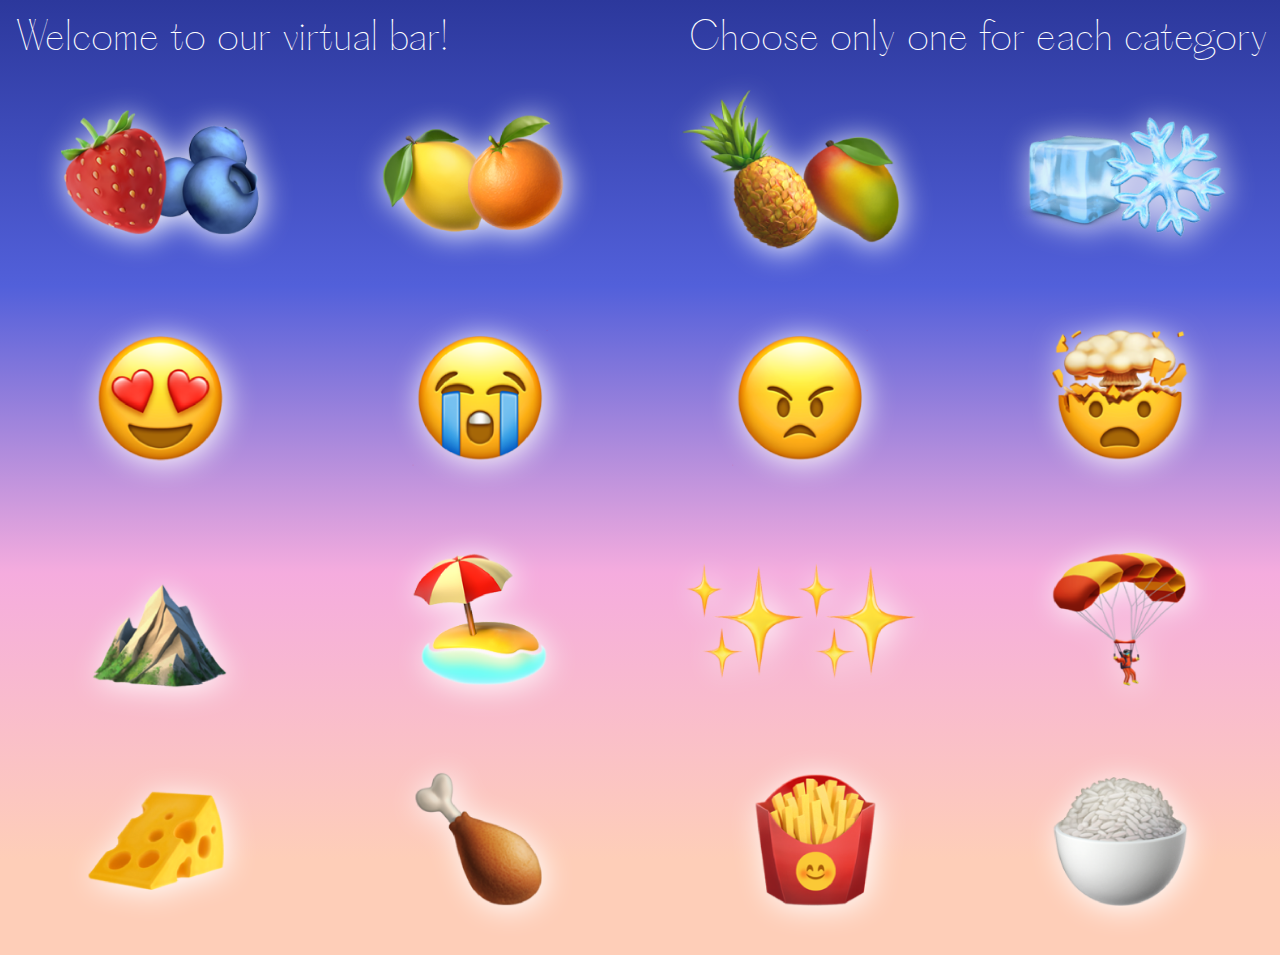
<file: index.html>
<!DOCTYPE html>
<html lang="en" dir="ltr">
  <head>
    <link rel="shortcut icon" type="image/x-icon" href="favicon_.ico" />
    <meta charset="utf-8" />
    <meta name="viewport" content="width=device-width, initial-scale=1.0" />
    <title>Virtual Bar</title>
    <link rel="stylesheet" href="index.css">
    <script
      src="https://code.jquery.com/jquery-3.5.1.min.js"
      integrity="sha256-9/aliU8dGd2tb6OSsuzixeV4y/faTqgFtohetphbbj0="
      crossorigin="anonymous"
    ></script>
    <!-- Global site tag (gtag.js) - Google Analytics -->
    <script async src="https://www.googletagmanager.com/gtag/js?id=G-YLD9RSC1Q4"></script>
    <script>
     window.dataLayer = window.dataLayer || [];
     function gtag(){dataLayer.push(arguments);}
     gtag('js', new Date());
     gtag('config', 'G-YLD9RSC1Q4');
    </script>

  </head>

  <body>
    <div id="title">
      <h1>Welcome to our virtual bar!</h1>
      <h2>Choose only one for each category</h2>
    </div>
    <br>
    <div id="imageAlt"></div>
    <br>
    <div class="grid-container" style="width: 100%; height: 100%;">

      <input type="checkbox" className="check" name="group1" id="checkbox1"
      data-audio="sound/02.mp3" onchange="audioFunction(this)"/>
      <label for="checkbox1">
      <image id="grid-item1" class="grid-img1" src="emoji/ingredients1.png"
      alt="1. Chop 3 strawberries into small pieces! 🍓"
      onclick="myFunction(this)"/></label><audio id="audio"></audio>

      <input type="checkbox" className="check" name="group1" id="checkbox2"
      data-audio="sound/01.mpeg" onchange="audioFunction(this)"/>
      <label for="checkbox2">
      <image id="grid-item2" class="grid-img1" src="emoji/ingredients2.png"
      alt="1. Cut halb of a lemon into thin slices and make lemon juice! 🍋"
      onclick="myFunction(this)"/></label><audio id="audio"></audio>

      <input type="checkbox" className="check" name="group1" id="checkbox3"
      data-audio="sound/03.mpeg" onchange="audioFunction(this)"/>
      <label for="checkbox3">
      <image id="grid-item3" class="grid-img1" src="emoji/ingredients3.png"
      alt="1. Blend frozen pineapple or mango like smoothie! 🍍🥭"
      onclick="myFunction(this)"/></label><audio id="audio"></audio>

      <input type="checkbox" className="check" name="group1" id="checkbox4"
      data-audio="sound/04.mpeg" onchange="audioFunction(this)"/>
      <label for="checkbox4">
      <image id="grid-item4" class="grid-img1" src="emoji/ingredients4.png"
      alt="1. Prepare 8 oz crushed ice and add 1 oz lilet Blanc! 🧊"
      onclick="myFunction(this)"/></label><audio id="audio"></audio>

      <input type="checkbox" className="check" name="group2" id="checkbox5"
      data-audio="sound/05.mp3" onchange="audioFunction(this)"/>
      <label for="checkbox5">
      <image id="grid-item5" class="grid-img2" src="emoji/mood1.png"
      alt="2.  Add 4 oz sparkling wine! 🍾"
      onclick="myFunction(this)"/></label><audio id="audio"></audio>

      <input type="checkbox" className="check" name="group2" id="checkbox6"
      data-audio="sound/06.mpeg" onchange="audioFunction(this)"/>
      <label for="checkbox6">
      <image id="grid-item6" class="grid-img2" src="emoji/mood2.png"
      alt="2. Add 2 oz gin! 💎"
      onclick="myFunction(this)"/></label><audio id="audio"></audio>

      <input type="checkbox" className="check" name="group2" id="checkbox7"
      data-audio="sound/07.mpeg" onchange="audioFunction(this)"/>
      <label for="checkbox7">
      <image id="grid-item7" class="grid-img2" src="emoji/mood3.png"
      alt="2. Add 2 oz rye whiskey or bourbon! 🥃"
      onclick="myFunction(this)"/></label><audio id="audio"></audio>

      <input type="checkbox" className="check" name="group2" id="checkbox8"
      data-audio="sound/08.mpeg" onchange="audioFunction(this)"/>
      <label for="checkbox8">
      <image id="grid-item8" class="grid-img2" src="emoji/mood4.png"
      alt="2. Add 1 oz Campari and 1 oz vermouth! 🎈"
      onclick="myFunction(this)"/></label><audio id="audio"></audio>

      <input type="checkbox" className="check" name="group3" id="checkbox9"
      data-audio="sound/09.mp3" onchange="audioFunction(this)"/>
      <label for="checkbox9">
      <image id="grid-item9" class="grid-img3" src="emoji/location1.png"
      alt="3. Shake with tonic water! 💫"
      onclick="myFunction(this)"/></label><audio id="audio"></audio>

      <input type="checkbox" className="check" name="group3" id="checkbox10"
      data-audio="sound/10_1.mp3" onchange="audioFunction(this)"/>
      <label for="checkbox10">
      <image id="grid-item10" class="grid-img3" src="emoji/location2.png"
      alt="3. Strain into chilled glass! 🌊"
      onclick="myFunction(this)"/></label><audio id="audio"></audio>

      <input type="checkbox" className="check" name="group3" id="checkbox11"
      data-audio="sound/11.mp3" onchange="audioFunction(this)"/>
      <label for="checkbox11">
      <image id="grid-item11" class="grid-img3" src="emoji/location3.png"
      alt="3. Do not stir! ❌"
      onclick="myFunction(this)"/></label><audio id="audio"></audio>

      <input type="checkbox" className="check" name="group3" id="checkbox12"
      data-audio="sound/12.mp3" onchange="audioFunction(this)"/>
      <label for="checkbox12">
      <image id="grid-item12" class="grid-img3" src="emoji/location4.png"
      alt="3. Shake with ice! 🧊"
      onclick="myFunction(this)"/></label><audio id="audio"></audio>

      <input type="checkbox" className="check" name="group4" id="checkbox13"
      data-audio="sound/13.mpeg" onchange="audioFunction(this)"/>
      <label for="checkbox13">
      <image id="grid-item13" class="grid-img4" src="emoji/food1.png"
      alt="4. Garnish with orange twist! 🍊"
      onclick="myFunction(this)"/></label><audio id="audio"></audio>

      <input type="checkbox" className="check" name="group4" id="checkbox14"
      data-audio="sound/14.mp3" onchange="audioFunction(this)"/>
      <label for="checkbox14">
      <image id="grid-item14" class="grid-img4" src="emoji/food2.png"
      alt="4. Add ice to fill glass and garnish with lemon twist! 🧊🍋"
      onclick="myFunction(this)"/></label><audio id="audio"></audio>

      <input type="checkbox" className="check" name="group4" id="checkbox15"
      data-audio="sound/15.mp3" onchange="audioFunction(this)"/>
      <label for="checkbox15">
      <image id="grid-item15" class="grid-img4" src="emoji/food3.png"
      alt="4. Garnish with lime slices and mint bouquet! 🌱"
      onclick="myFunction(this)"/></label><audio id="audio"></audio>

      <input type="checkbox" className="check" name="group4" id="checkbox16"
      data-audio="sound/16.mp3" onchange="audioFunction(this)"/>
      <label for="checkbox16">
      <image id="grid-item16" class="grid-img4" src="emoji/food4.png"
      alt="4. Add ice to fill glass and no garnish! 🧊"
      onclick="myFunction(this)"/>
      </label><audio id="audio"></audio>

    </div>
    <div id="myModal" class="modal">
      <span class="close">&times;</span>
      <div id="ttlForRec">📝 The recipe for your cocktail is here 👇</div>
      <div id="paper">
      <br>
      <br>
      <br>
      <div id="caption"></div>
      <br>
      <div id="goBar"></div>
    </div>
  </body>
  </html>

  <script>

  function play(sound){
   var audio = document.getElementById("audio");
    audio.setAttribute('src', sound);
   audio.play();
  }

  $('input[type="checkbox"]').on("change", function () {
    $('input[name="' + this.name + '"]')
      .not(this)
      .prop("checked", false);
  });

  var firstRow;
  var secondRow;
  var thirdRow;
  var fourRow;

  var location_;
  var gotobar = document.getElementById("goBar");

  var mountain_url =
    "<a href='mountain.html'>Are you ready with your drink? 👌 Let's go to the bar! 👉</a>";
  var beach_url =
    "<a href='beach.html'>Are you ready with your drink? 👌 Let's go to the bar! 👉</a>";
  var sparkle_url =
    "<a href='sparkle.html'>Are you ready with your drink? 👌 Let's go to the bar! 👉</a>";
  var sky_url =
    "<a href='sky.html'>Are you ready with your drink? 👌 Let's go to the bar! 👉</a>";

  function audioFunction(id){
  var audio = id.getAttribute("data-audio")
    //modalString.push(altText);
    var audio = new Audio(audio);
    console.log(audio)
    console.log(id.checked)

    if (id.checked) {
      audio.play();
      console.log(audio)
    } else {
      audio.pause();
    }
  }

  function myFunction(id) {
    var altText = id.alt;
    var display = "";

    if (id.className === "grid-img1") {
      firstRow = altText;
    }
    if (id.className === "grid-img2") {
      secondRow = altText;
    }
    if (id.className === "grid-img3") {
      thirdRow = altText;
      location_ = id.id;
      if (location_ === "grid-item9") {
        console.log("grid 9");
        gotobar.innerHTML = mountain_url;
      }
      if (location_ === "grid-item10") {
        console.log("grid 10");
        gotobar.innerHTML = beach_url;
      }
      if (location_ === "grid-item11") {
        console.log("grid 11");
        gotobar.innerHTML = sparkle_url;
      }
      if (location_ === "grid-item12") {
        console.log("grid 12");
        gotobar.innerHTML = sky_url;
      }
    }
    if (id.className === "grid-img4") {
      fourRow = altText;
    }
    // check if we have 4 strings
    if (firstRow && secondRow && thirdRow && fourRow) {
      showModal();
    }
  }
  function showModal() {

    var modal = document.getElementById("myModal");
    var captionText = document.getElementById("caption");

    modal.style.display = "block";
    var e1 = document.createElement("div");
    var t1 = document.createTextNode(firstRow);
    e1.appendChild(t1);
    captionText.appendChild(e1);
    var e2 = document.createElement("div");
    var t2 = document.createTextNode(secondRow);
    e2.appendChild(t2);
    captionText.appendChild(e2);
    var e3 = document.createElement("div");
    var t3 = document.createTextNode(thirdRow);
    e3.appendChild(t3);
    captionText.appendChild(e3);
    var e4 = document.createElement("div");
    var t4 = document.createTextNode(fourRow);
    e4.appendChild(t4);
    captionText.appendChild(e4);

    var span = document.getElementsByClassName("close")[0];

    span.onclick = function () {
      modal.style.display = "none";
      captionText.innerHTML = " ";
    };
  }
  </script>
</file>
<file: index.css>
@font-face {
    font-family: myFirstFont;
    src: url(hatton-ultralight-webfont.woff);
  }
  * {
    font-family: myFirstFont;
    font-weight: 100;
    font-style:none;
  }
  html {
    background: linear-gradient(
      to top,
      #2c389c 0%,
      #5260da 30%,
      #f5acde 60%,
      #feceb8 90% );
  }
  body {
    background: linear-gradient(
      to bottom,
      #2c389c 0%,
      #5260da 30%,
      #f5acde 60%,
      #feceb8 90% );
    background-repeat: no-repeat;
    min-height: 100%;
    width: 100%;
    height: auto;
    display: block;
    margin: 0px;

  }
  h1 {
    color: #ffffff;
    font-size: 3vw;
    text-align: left;
    float: left;
    display: inline;
    margin-block-start: 0.25em;
    margin-block-end: 0em;
    margin-left: 0.4em;
    
  }
  @media screen and (max-width: 800px) {
  h1 {
    color: #ffffff;
    font-size: 6vw;
    text-align: center;
    float: center;
    line-height: 12vw;
    display: inline;
    margin-block-start: 1vw;
    margin-block-end: 0em;
    margin-left: 3vw;
    text-shadow: 1px 1px 5px #ffffff;
     /* The width is 100%, when the viewport is 800px or smaller */
    }
  }
  h2 {
    color: #ffffff;
    font-size: 3vw;
    text-align: right;
    float: right;
    display: inline;
    margin-block-start: 0.25em;
    margin-block-end: 0em;
    margin-right: 0.3em;

  }
  @media screen and (max-width: 800px) {
  h2 {
    color: #ffffff;
    font-size: 6vw;
    text-align: left;
    float: left;
    line-height: 3vw;
    display: inline;
    margin-block-start: 1vw;
    margin-block-end: 0em;
    margin-left: 3vw; /* The width is 100%, when the viewport is 800px or smaller */
    text-shadow: 1px 1px 5px #ffffff;
    }
  }
  .grid-container {
    display: grid;
    grid-template-columns: auto auto auto auto;
    grid-gap: none;
    padding: none;
    margin: none;
  }
  .grid-item {
    padding: none;
    font-size: 30px;
    text-align: center;
  }
  .grid-img1,.grid-img2,
  .grid-img3,.grid-img4 {
    max-width: 100%;
    max-height: 100%;
  }
  #grid-item1,#grid-item2,#grid-item3,#grid-item4,#grid-item5,#grid-item6,#grid-item7,#grid-item8,
  #grid-item9,#grid-item10,#grid-item11,#grid-item12,#grid-item13,#grid-item14,#grid-item15,
  #grid-item16 {
    cursor: pointer;
    transition: 0.3s;
  }
  #grid-item1:hover,#grid-item2:hover,#grid-item3:hover,#grid-item4:hover,#grid-item5:hover,#grid-item6:hover,#grid-item7:hover,#grid-item8:hover,
  #grid-item9:hover,#grid-item10:hover,#grid-item11:hover,#grid-item12:hover,#grid-item13:hover,#grid-item14:hover,#grid-item15:hover,
  #grid-item16:hover {
    opacity: 0.65;
    cursor:url("data:image/svg+xml;utf8,<svg xmlns='http://www.w3.org/2000/svg'  width='100' height='120' viewport='0 0 100 100' style='fill:black;font-size:60px;'><text y='50%'>👆</text></svg>") 16 0,auto;
  }
  img {
    transition-duration: 0.4s;
    transform-origin: 50% 50%;
    filter: drop-shadow(3px 3px 15px #ffffff);
  }
  ul {
    list-style-type: none;
  }
  li {
    display: inline-block;
  }
  input[type="checkbox"][id^="checkbox"] {
    display: none;
  }
  label {
    padding: 10px;
    display: block;
    position: relative;
    margin: 0px;
    cursor: pointer;
    -webkit-touch-callout: none;
    -webkit-user-select: none;
    -khtml-user-select: none;
    -moz-user-select: none;
    -ms-user-select: none;
    user-select: none;
  }
  label::before {
    background-color: white;
    content: " ";
    display: block;
    border-radius: 50%;
    border: 1px solid grey;
    position: absolute;
    top: -5px;
    left: -5px;
    width: 25px;
    height: 25px;
    text-align: center;
    line-height: 28px;
    transition-duration: 0.4s;
    transform: scale(0);
  }
  /* Use a media query to add a breakpoint at 800px: */
  @media screen and (max-width: 800px) {
  label {
  margin-top: 8vw;
  margin-bottom: 8vw;
  padding: 0vw; /* The width is 100%, when the viewport is 800px or smaller */
    }
  }
  @media screen and (max-width: 800px) {
  .grid-img1 {
  margin-top: 6vw;
  margin-bottom: 0vw;
  padding: 0vw; /* The width is 100%, when the viewport is 800px or smaller */
    }
  }
  :checked + label {
    border-color: none;
  }
  :checked + label img {
    animation: shake 3.5s;
    /* When the animation is finished, start again */
    animation-iteration-count: infinite;
    }
  @keyframes shake {
    0% { transform: scale(1.5) translate(1px, 1px) rotate(0deg); }
    10% { transform: scale(1.6) translate(-1px, -2px) rotate(-1deg); }
    20% { transform: scale(1.5) translate(-3px, 0px) rotate(1deg); }
    30% { transform: scale(1.6) translate(3px, 2px) rotate(0deg); }
    40% { transform: scale(1.5) translate(1px, -1px) rotate(1deg); }
    50% { transform: scale(1.6) translate(-1px, 2px) rotate(-1deg); }
    60% { transform: scale(1.5) translate(-3px, 1px) rotate(0deg); }
    70% { transform: scale(1.6) translate(3px, 1px) rotate(-1deg); }
    80% { transform: scale(1.5) translate(-1px, -1px) rotate(1deg); }
    90% { transform: scale(1.6) translate(1px, 2px) rotate(0deg); }
    100% { transform: scale(1.5) translate(1px, -2px) rotate(-1deg); }
  }
  }
  .hidden {
    opacity: 0;
  }
  a:link, a:visited {
    color: white;
    padding: 14px 25px;
    text-align: center;
    text-decoration: none;
    display: inline-block;
    text-shadow: 0 0 5px #FFFFFF, 0 0 10px #FFFFFF, 0 0 15px #FFFFFF;
    cursor:url("data:image/svg+xml;utf8,<svg xmlns='http://www.w3.org/2000/svg'  width='100' height='120' viewport='0 0 100 100' style='fill:black;font-size:60px;'><text y='50%'>🙆</text></svg>") 16 0,auto;
  }
  #ttlForRec {
    color: white;
    padding: 14px 25px;
    text-align: center;
    font-size: 2.5vw;
  }
  #ttlForRec:hover {
  }
  @media screen and (max-width: 800px) {
  #ttlForRec {
  font-size: 5vw; /* The width is 100%, when the viewport is 800px or smaller */
    }
  }
  /* The Modal (background) */
  .modal {
    display: none; /* Hidden by default */
    position: fixed; /* Stay in place */
    z-index: 1; /* Sit on top */
    padding-top: 0px; /* Location of the box */
    left: 0;
    right: 0;
    top: 0;
    width: 100%; /* Full width */
    height: 100%; /* Full height */
    overflow: scroll; /* Enable scroll if needed */
    background: rgb(214,182,212);
    background: radial-gradient(circle, rgba(214,182,212,1) 0%, rgba(85,70,203,1) 100%);
  }
  /* Modal Content (image) */
  .modal-content {
    margin: auto;
    display: block;
    width: 100%;
    height: 100%;
    max-width: 1200px;
  }
  .modal-backdrop {
    z-index: 0;
  }
  /* Caption of Modal Image */
  #caption {
    margin: auto;
    display: block;
    width: 100%;
    max-width: 90%;
    text-align: center;
    font-size: 2.5vw;
    color: #1C584B;
    padding: 10px 0;
    height: 400px;
  }
  #goBar{
    text-align: center;
    font-size: 2.5vw;
    color: #1C584B;
  }
  /* Add Animation */
  .modal-content,
  #caption {
    -webkit-animation-name: zoom;
    -webkit-animation-duration: 0.6s;
    animation-name: zoom;
    animation-duration: 0.6s;
  }
  @media screen and (max-width: 800px) {
  #caption, #goBar {
  font-size: 5vw; /* The width is 100%, when the viewport is 800px or smaller */
    }
  }
  @-webkit-keyframes zoom {
    from {
      -webkit-transform: scale(0);
    }
    to {
      -webkit-transform: scale(1);
    }
  }
  @keyframes zoom {
    from {
      transform: scale(0);
    }
    to {
      transform: scale(1);
    }
  }
  /* The Close Button */
  .close {
    position: absolute;
    top: 0.2vw;
    right: 1.5vw;
    color: #ffffff;
    font-size: 3vw;
    font-weight: bold;
    transition: 0.3s;
  }
  .close:hover,
  .close:focus {
    text-decoration: none;
    cursor: pointer;
  }
  @media only screen and (max-width: 700px) {
    .close {
      font-size: 7vw;
    }
  }
  /* 100% Image Width on Smaller Screens */
  @media only screen and (max-width: 700px) {
    .modal-content {
      width: 100%;
    }
  }
  audio {
    display:none;
  }
  #paper {
    background-image: url('background/paper.png');
    background-repeat : no-repeat;
    background-size: 80% 80%;
    background-position: top 0vw center;
  }
  @media only screen and (max-width: 800px) {
    #paper {
      background-repeat : no-repeat;
      background-size: 95% 70%;
      background-position: top 0vw center;
    }
  }
</file>
